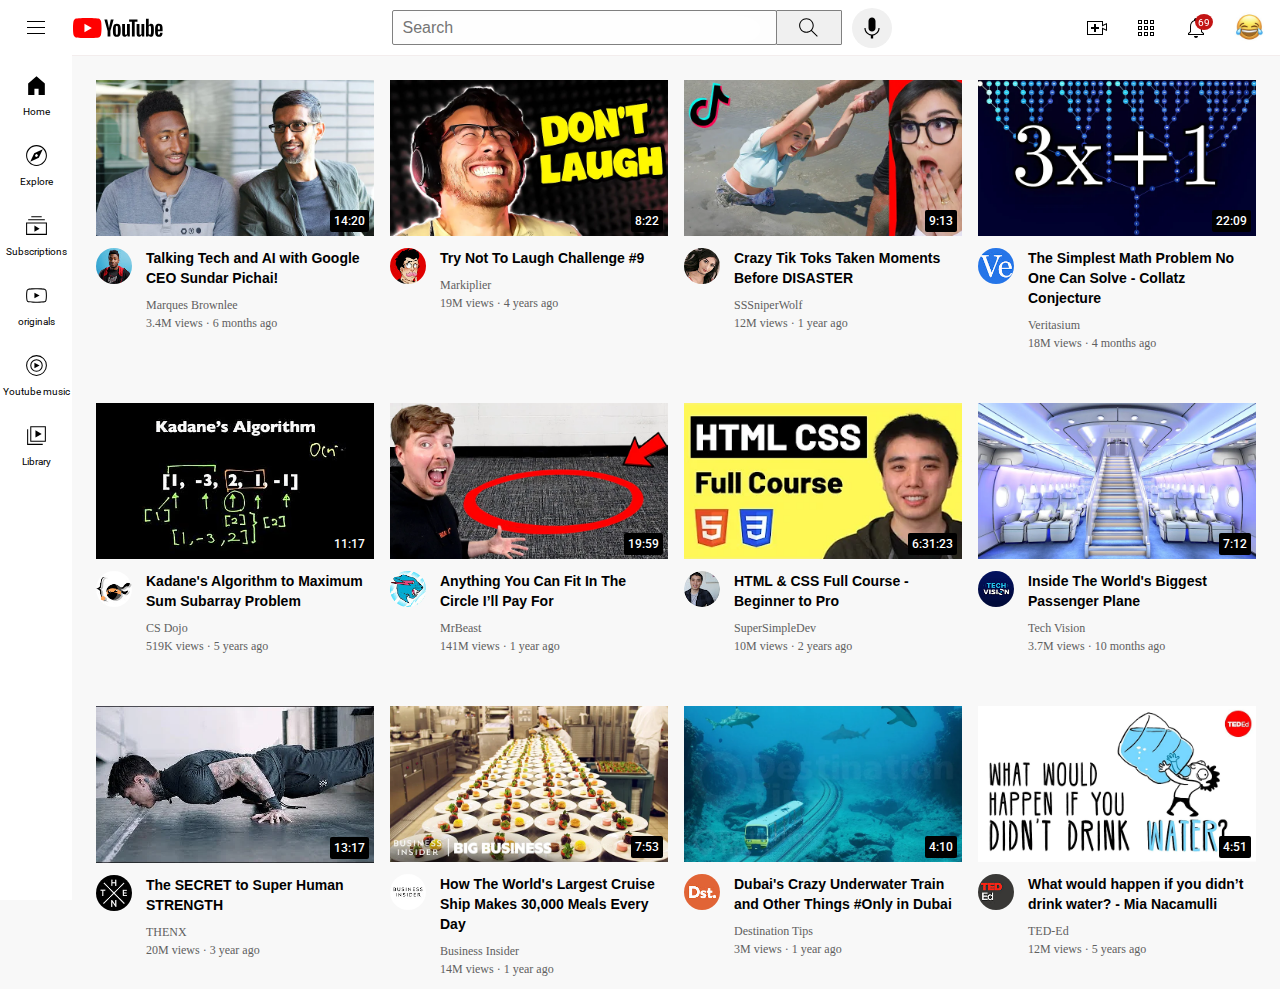
<file: index.html>
<!DOCTYPE html>
<html>
    <meta name="viewport" content="width=device-width, initial-scale=1">
<head>
<title>youtube.com</title>

<link rel="preconnect" href="https://fonts.googleapis.com">
<link rel="preconnect" href="https://fonts.gstatic.com" crossorigin>
<link href="https://fonts.googleapis.com/css2?family=Roboto:ital,wght@400;500;700&display=swap" rel="stylesheet">


<link rel ="stylesheet" href ="styles/general.css">
<link rel ="stylesheet" href = "styles/header.css">
<link rel ="stylesheet" href ="styles/video.css">
<link rel ="stylesheet" href = "styles/sidebar.css">


</head>
<body class ="body" >
<header class= "header">
    <div class="left-section">
        <img class =" hamburger-menu" src = "icon/hamburger-menu.svg">
        <img class ="youtube-logo" src ="icon/youtube-logo.svg">
    </div>
    <div class ="middle-section">
        <input class = "searchbar" type="text" placeholder="Search">
        
        <button class ="search-button"> 
            <img class = "search-icon" src ="icon/search.svg">
            <div  class ="tooltip" >
                Search
            </div>
        </button>
        <button class = "mike-button">
            <img class = "mike-icon" src = "icon/voice-search-icon.svg">
            <div  class ="tooltip" >
                Search with your voice
            </div>
         </button>
    </div>
    <div class = "right-section">
    <div class ="upload-icon-container">
       <img class ="upload-icon" src ="icon/upload.svg">
       <div  class ="tooltip" >
        Create
        </div>
       
    </div>
    <div class = "youtube-apps-container">
       <img class="youtube-apps-icon " src ="icon/youtube-apps.svg">
       <div  class ="tooltip" >
        YouTube apps
        </div>
    </div>
    
       <div class = "notifications-icon-container">
        <div class = "notifications-icon-hover-container">
           <img class="youtube-notification-icon" src = "icon/notifications.svg">
           <div  class ="tooltip" >
           Notifications 
            </div>
        </div>
            <div class = "notifications-count">
                69
            </div>
        </div>
       <img class = "current-profile-pic" src = "channel-pictures/unnamed.jpg">
        
    </div>
    
</header>

<nav class ="sidebar">
    <div class = "sidebar-link">
        <img src ="icon/home.svg">
        <div> Home</div>
    </div>
    <div class = "sidebar-link">
        <img src ="icon/explore.svg">
        <div> Explore</div>
    </div>
        <div class = "sidebar-link">
            <img src ="icon/subscriptions.svg">
            <div> Subscriptions</div>
    </div>
    <div class = "sidebar-link">
        <img src ="icon/originals.svg">
        <div> originals</div>
    </div>
    <div class = "sidebar-link">
        <img src ="icon/youtube-music.svg">
        <div> Youtube music</div>
    </div>
    <div class = "sidebar-link">
        <img src ="icon/library.svg">
        <div> Library</div>
    </div>
    

</nav>
    
<main> 
    <section class ="video-grid">
    <div class = "video-preview">

        
        <div class = "thumbnail-row">
        <div>
         <a href ="https://www.youtube.com/watch?v=n2RNcPRtAiY&ab_channel=MarquesBrownlee" target ="_blank">
            <img class="thumbnail" src = "thumbnails/thumbnail-1.webp">
        </a>
        </div>
        
        <div class ="video-time" >
            14:20
        </div>
        </div>
    <div class = "video-info-grid">
        <div class = "channel-picture">
        <img class="profile-picture"  src = "channel-pictures/channel-1.jpeg">

        </div>

        <div class = video-contents>
        <p class = "title">
            Talking Tech and AI with Google CEO Sundar Pichai!
        </p>
        <p class="video-author">
        Marques Brownlee
        </p>
        <p class="video-stat">
        3.4M views &#183;  6 months ago
        </p>

        </div>
    </div>
    </div>


    <div class = "video-preview">

        
        <div class = "thumbnail-row">
            <a href ="https://www.youtube.com/watch?v=mP0RAo9SKZk&ab_channel=Markiplier" target ="_blank">
                <img class="thumbnail" src = "thumbnails/thumbnail-2.webp">
            </a>
        <div class ="video-time" >
            8:22
        </div>
    </div>
    <div class ="video-info-grid">
        <div class = "channel-picture">
        <img class="profile-picture"  src = "channel-pictures/channel-2.jpeg">

        </div>
        <div class = video-contents>
        <p class = "title">
            
    Try Not To Laugh Challenge #9
        </p>
        <p class="video-author">
            Markiplier
        </p>
        <p class="video-stat">
            19M views · 4 years ago
        </p>

        </div>
    </div>
    </div>

    <div class = "video-preview">

        
        <div class = "thumbnail-row">
         <a href ="https://www.youtube.com/watch?v=FgjPQQeTh1w&ab_channel=SSSniperWolf" target ="_blank">
                <img class="thumbnail" src = "thumbnails/thumbnail-3.webp">
        </a>
        <div class ="video-time" >
            9:13
        </div>
        </div>
    <div class = "video-info-grid">
        <div class = "channel-picture">
        <img class="profile-picture"  src = "channel-pictures/channel-3.jpeg">
        

        </div>

        <div class = video-contents>
        <p class = "title">
            Crazy Tik Toks Taken Moments Before DISASTER
        </p>
        <p class="video-author">
            SSSniperWolf
        </p>
        <p class="video-stat">
            12M views · 1 year ago
        </p>

        </div>
    </div>
    </div>


    <div class = "video-preview">

        
        <div class = "thumbnail-row">
         <a href ="https://www.youtube.com/watch?v=094y1Z2wpJg&ab_channel=Veritasium" target ="_blank">
                <img class="thumbnail" src = "thumbnails/thumbnail-4.webp">
        </a>
        <div class ="video-time" >
            22:09
        </div>
    </div>
    <div class ="video-info-grid">
        <div class = "channel-picture">
        <img class="profile-picture"  src = "channel-pictures/channel-4.jpeg">

        </div>
        <div class = video-contents>
        <p class = "title">
            
            The Simplest Math Problem No One Can Solve - Collatz Conjecture
        </p>
        <p class="video-author">
            Veritasium
        </p>
        <p class="video-stat">
            18M views · 4 months ago
        </p>

        </div>
    </div>
    </div>

    <div class = "video-preview">

        
        <div class = "thumbnail-row">
        <a href ="https://www.youtube.com/watch?v=86CQq3pKSUw&ab_channel=CSDojo" target ="_blank">
                <img class="thumbnail" src = "thumbnails/thumbnail-5.webp">
        </a>
        <div class ="video-time" >
            11:17
        </div>
        </div>
    <div class = "video-info-grid">
        <div class = "channel-picture">
        <img class="profile-picture"  src = "channel-pictures/channel-5.jpeg">

        </div>

        <div class = video-contents>
        <p class = "title">
            
Kadane's Algorithm to Maximum Sum Subarray Problem
        </p>
        <p class="video-author">
            CS Dojo
        </p>
        <p class="video-stat">
            519K views · 5 years ago
        </p>

        </div>
    </div>
    </div>


    <div class = "video-preview">

        
        <div class = "thumbnail-row">
        <a href ="https://www.youtube.com/watch?v=yXWw0_UfSFg&ab_channel=MrBeast" target ="_blank">
                <img class="thumbnail" src = "thumbnails/thumbnail-6.webp">
        </a>
        <div class ="video-time" >
            19:59
        </div>
    </div>
    <div class ="video-info-grid">
        <div class = "channel-picture">
        <img class="profile-picture"  src = "channel-pictures/channel-6.jpeg">

        </div>
        <div class = video-contents>
        <p class = "title">
            
            Anything You Can Fit In The Circle I’ll Pay For
        </p>
        <p class="video-author">
            MrBeast
        </p>
        <p class="video-stat">
            141M views · 1 year ago
        </p>

        </div>
    </div>
    </div>
    <div class = "video-preview">

        
        <div class = "thumbnail-row">
        <div>
         <a href ="https://www.youtube.com/watch?v=G3e-cpL7ofc&t=1s&ab_channel=SuperSimpleDev" target ="_blank">
            <img class="thumbnail" src = "thumbnails/thumbnail-7.webp">
        </a>
        </div>
        
        <div class ="video-time" >
            6:31:23
        </div>
        </div>
    <div class = "video-info-grid">
        <div class = "channel-picture">
        <img class="profile-picture"  src = "channel-pictures/unnamed-2.jpg">

        </div>

        <div class = video-contents>
        <p class = "title">
            HTML & CSS Full Course - Beginner to Pro
        </p>
        <p class="video-author">
        SuperSimpleDev
        </p>
        <p class="video-stat">
        10M views &#183;  2 years ago
        </p>

        </div>
    </div>
    </div>
    <div class = "video-preview">

        
        <div class = "thumbnail-row">
        <div>
         <a href ="https://www.youtube.com/watch?v=lFm4EM1juls&ab_channel=TechVision" target ="_blank">
            <img class="thumbnail" src = "thumbnails/thumbnail-8.webp">
        </a>
        </div>
        
        <div class ="video-time" >
            7:12
        </div>
        </div>
    <div class = "video-info-grid">
        <div class = "channel-picture">
        <img class="profile-picture"  src = "channel-pictures/channel-8.jpeg">

        </div>

        <div class = video-contents>
        <p class = "title">
            Inside The World's Biggest Passenger Plane
        </p>
        <p class="video-author">
            Tech Vision
        </p>
        <p class="video-stat">
            3.7M views  &#183;   10 months ago
        </p>

        </div>
    </div>
    </div>
    <div class = "video-preview">

        
        <div class = "thumbnail-row">
        <a href ="https://www.youtube.com/watch?v=ixmxOlcrlUc&ab_channel=THENX" target ="_blank">
                <img class="thumbnail" src = "thumbnails/thumbnail-9.webp">
        </a>
        <div class ="video-time" >
            13:17
        </div>
    </div>
    <div class ="video-info-grid">
        <div class = "channel-picture">
        <img class="profile-picture"  src = "channel-pictures/channel-9.jpeg">

        </div>
        <div class = video-contents>
        <p class = "title">
            
            The SECRET to Super Human STRENGTH
        </p>
        <p class="video-author">
            THENX
        </p>
        <p class="video-stat">
            20M views · 3 year ago
        </p>

        </div>
    </div>
    </div>

    <div class = "video-preview">

        
        <div class = "thumbnail-row">
        <a href ="https://www.youtube.com/watch?v=R2vXbFp5C9o&ab_channel=BusinessInsider" target ="_blank">
                <img class="thumbnail" src = "thumbnails/thumbnail-10.webp">
        </a>
        <div class ="video-time" >
            7:53
        </div>
    </div>
    <div class ="video-info-grid">
        <div class = "channel-picture">
        <img class="profile-picture"  src = "channel-pictures/channel-10.jpeg">

        </div>
        <div class = video-contents>
        <p class = "title">
            
            
        How The World's Largest Cruise Ship Makes 30,000 Meals Every Day
        </p>
        <p class="video-author">
            Business Insider
        </p>
        <p class="video-stat">
            14M views · 1 year ago
        </p>

        </div>
    </div>
    </div>

    <div class = "video-preview">

        
        <div class = "thumbnail-row">
        <a href ="https://www.youtube.com/watch?v=0nZuYyXET3s&ab_channel=DestinationTips" target ="_blank">
                <img class="thumbnail" src = "thumbnails/thumbnail-11.webp">
        </a>
        <div class ="video-time" >
            4:10
        </div>
    </div>
    <div class ="video-info-grid">
        <div class = "channel-picture">
        <img class="profile-picture"  src = "channel-pictures/channel-11.jpeg">

        </div>
        <div class = video-contents>
        <p class = "title">
            
            
        Dubai's Crazy Underwater Train and Other Things #Only in Dubai
        </p>
        <p class="video-author">
            Destination Tips
        </p>
        <p class="video-stat">
            3M views · 1 year ago
        </p>

        </div>
    </div>
    </div>

    <div class = "video-preview">

        
        <div class = "thumbnail-row">
        <a href ="https://www.youtube.com/watch?v=9iMGFqMmUFs&ab_channel=TED-Ed" target ="_blank">
                <img class="thumbnail" src = "thumbnails/thumbnail-12.webp">
        </a>
        <div class ="video-time" >
            4:51
        </div>
    </div>
    <div class ="video-info-grid">
        <div class = "channel-picture">
        <img class="profile-picture"  src = "channel-pictures/channel-12.jpeg">

        </div>
        <div class = video-contents>
        <p class = "title">
            
            What would happen if you didn’t drink water? - Mia Nacamulli
        </p>
        <p class="video-author">
            TED-Ed
        </p>
        <p class="video-stat">
            12M views · 5 years ago
        </p>

        </div>
    </div>
    </div>



 </section>
</main>


</body>


</html>
</file>
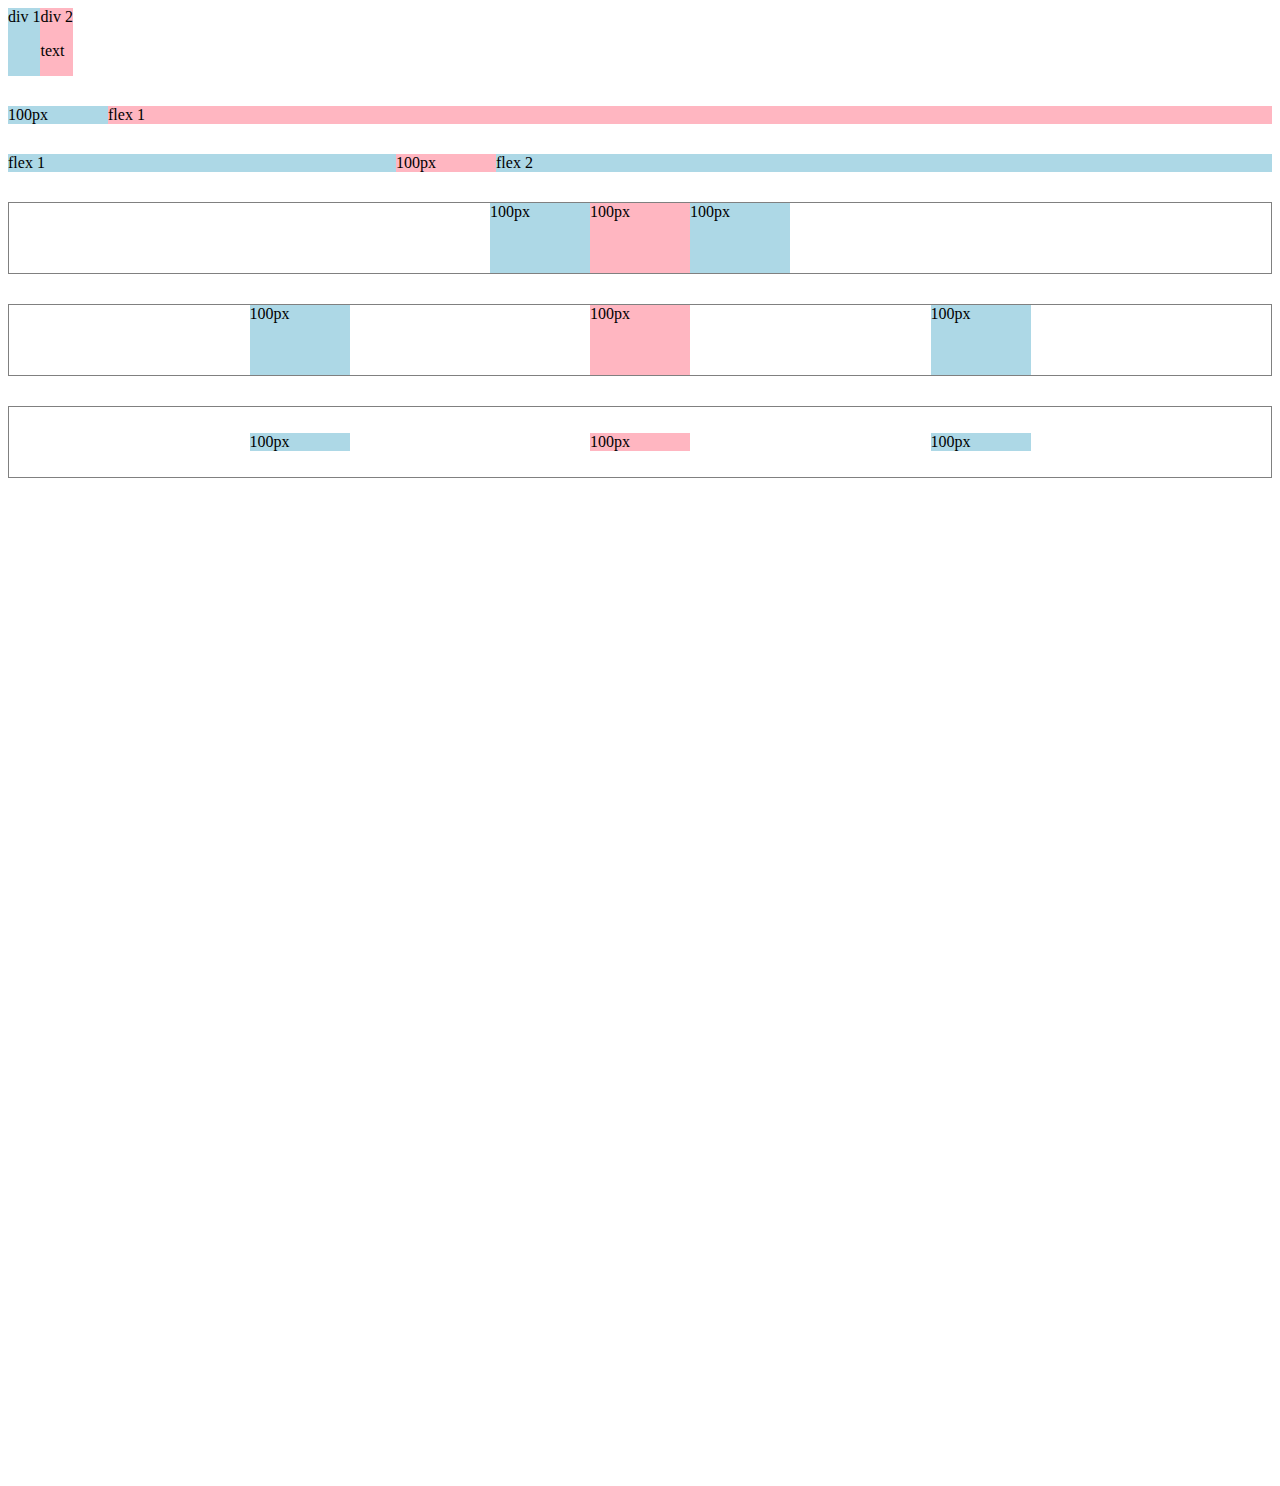
<file: flexbox.html>
<!DOCTYPE html>
<html>
<head>
    <title>flexbox practice</title>
</head>
<body style = "padding-bottom: 1000px;">

<div style = "display: flex;
              flex-direction: row;
             ">
    <div style="background-color: lightblue; "> div 1</div>
    <div style ="background-color: lightpink;"> div 2 <p> text</p></div>

</div>

<div style = "display: flex;
              flex-direction: row;
              margin-top:30px">
    <div style="background-color: lightblue;
                width:100px;    
                    "> 100px</div>
    <div style ="background-color: lightpink;
                flex:1;
                    ">
                     flex 1</div>

</div>

<div style = "display: flex;
              flex-direction: row;
              margin-top:30px
             
              ">
    <div style="background-color: lightblue;
                flex:1;    
                    "> flex 1</div>
    <div style ="background-color: lightpink;
                width:100px;
                    ">
                     100px</div>
     <div style="background-color: lightblue;
                flex:2;   
                 "> flex 2</div>

</div>
<div style = "display: flex;
              flex-direction: row;
              margin-top:30px;
              height: 70px;
              border-style: solid;
              border-color: gray;
              border-width: 1px;
              justify-content: center ;
              
              ">
    <div style="background-color: lightblue;
                width:100px;   
                    "> 100px</div>
    <div style ="background-color: lightpink;
                width:100px;
                    ">
                     100px</div>
     <div style="background-color: lightblue;
                width:100px; 
                 "> 100px</div>

</div>

<div style = "display: flex;
              flex-direction: row;
              margin-top:30px;
              height: 70px;
              border-style: solid;
              border-color: gray;
              border-width: 1px;
              justify-content: space-evenly ;
              
              ">
    <div style="background-color: lightblue;
                width:100px;   
                    "> 100px</div>
    <div style ="background-color: lightpink;
                width:100px;
                    ">
                     100px</div>
     <div style="background-color: lightblue;
                width:100px; 
                 "> 100px</div>

</div>

<div style = "display: flex;
              flex-direction: row;
              margin-top:30px;
              height: 70px;
              border-style: solid;
              border-color: gray;
              border-width: 1px;
              justify-content: space-evenly ;
              align-items:center;
              
              
              ">
    <div style="background-color: lightblue;
                width:100px;   
                    "> 100px</div>
    <div style ="background-color: lightpink;
                width:100px;
                    ">
                     100px</div>
     <div style="background-color: lightblue;
                width:100px; 
                 "> 100px</div>

</div>

</body>
</html>
</file>
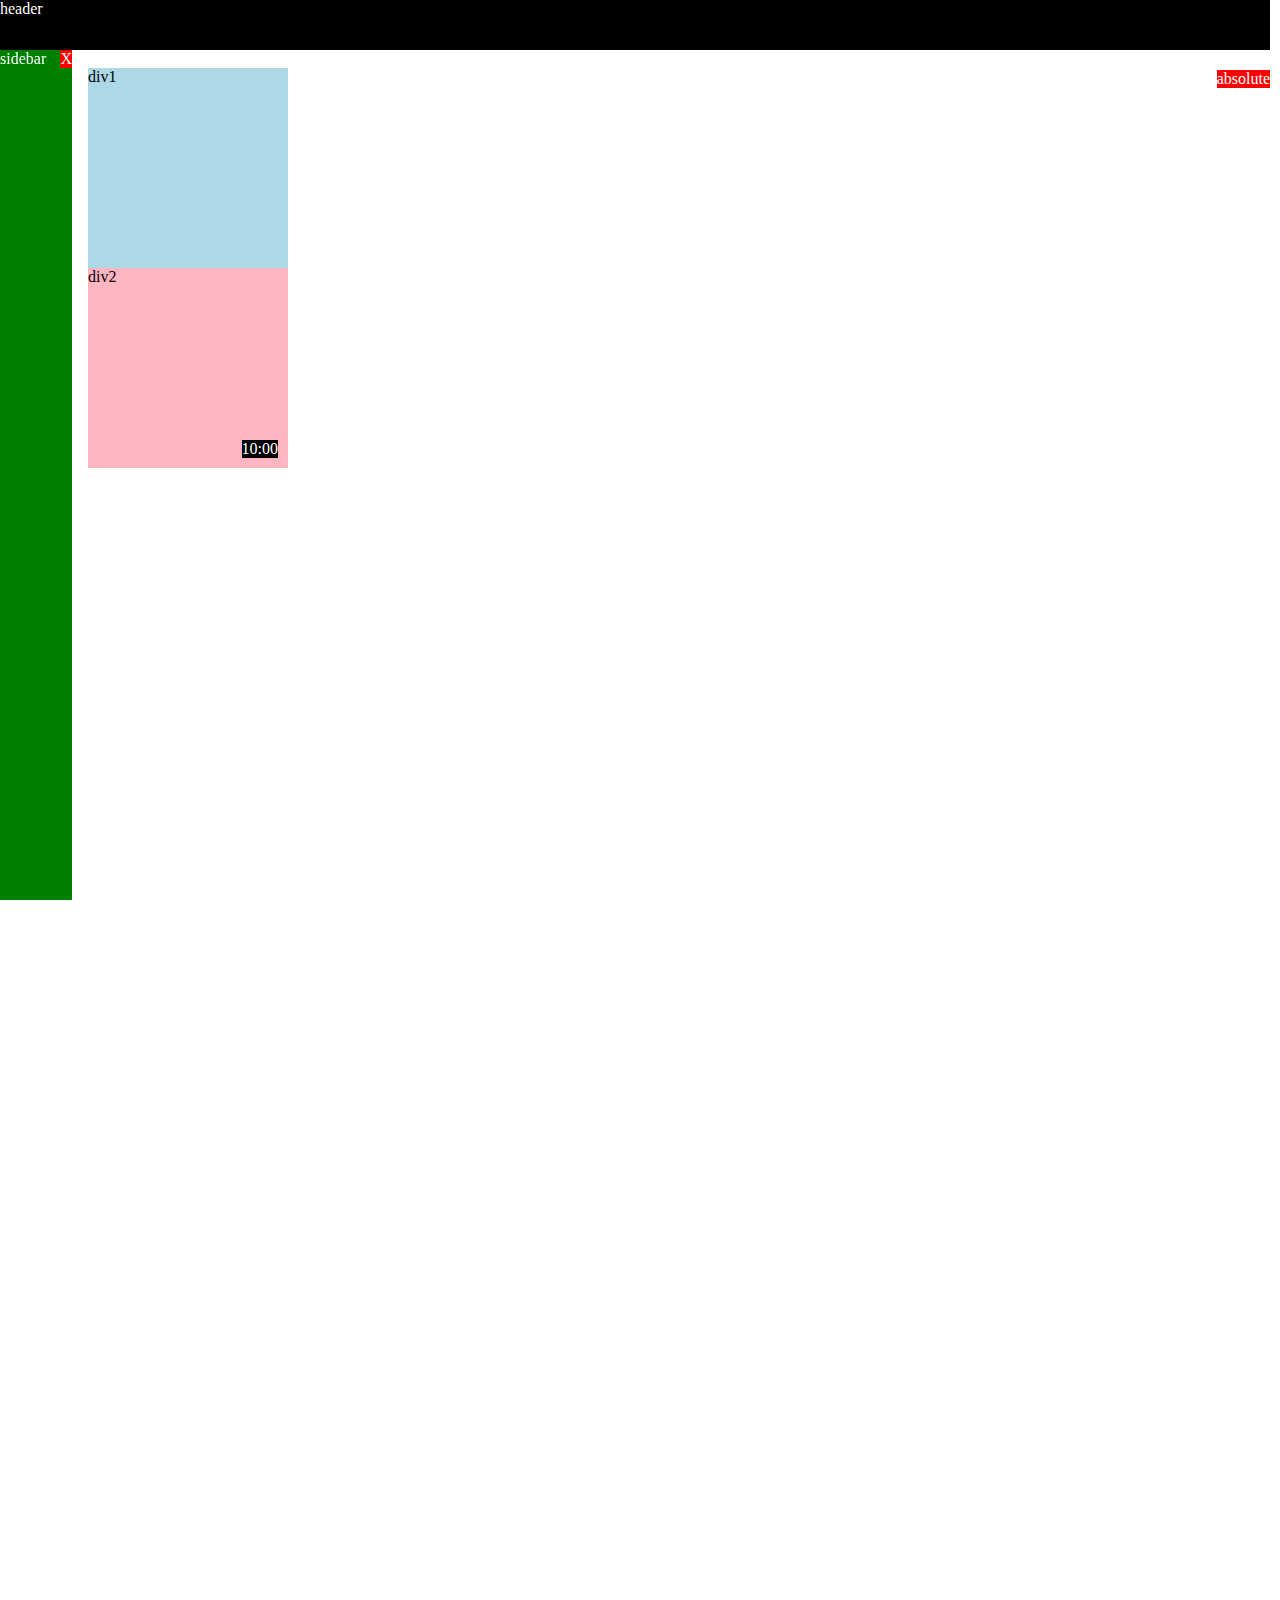
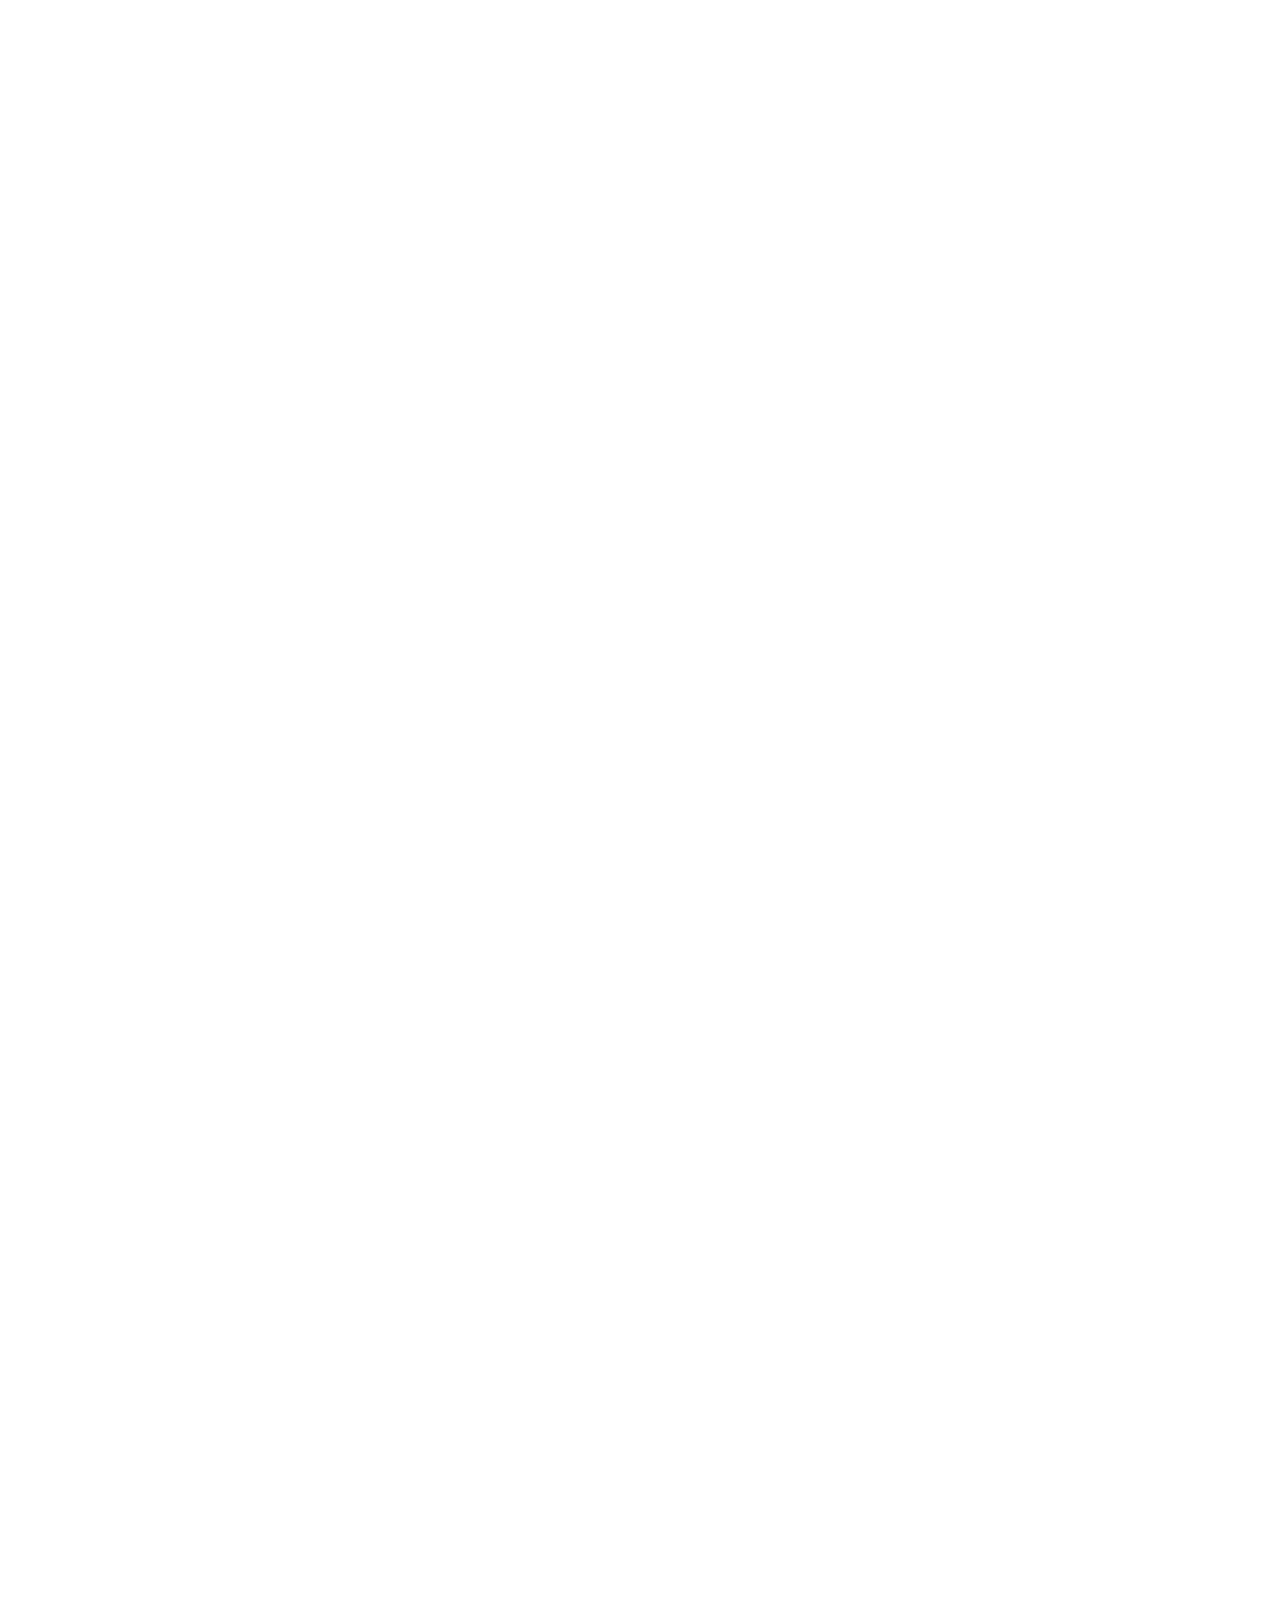
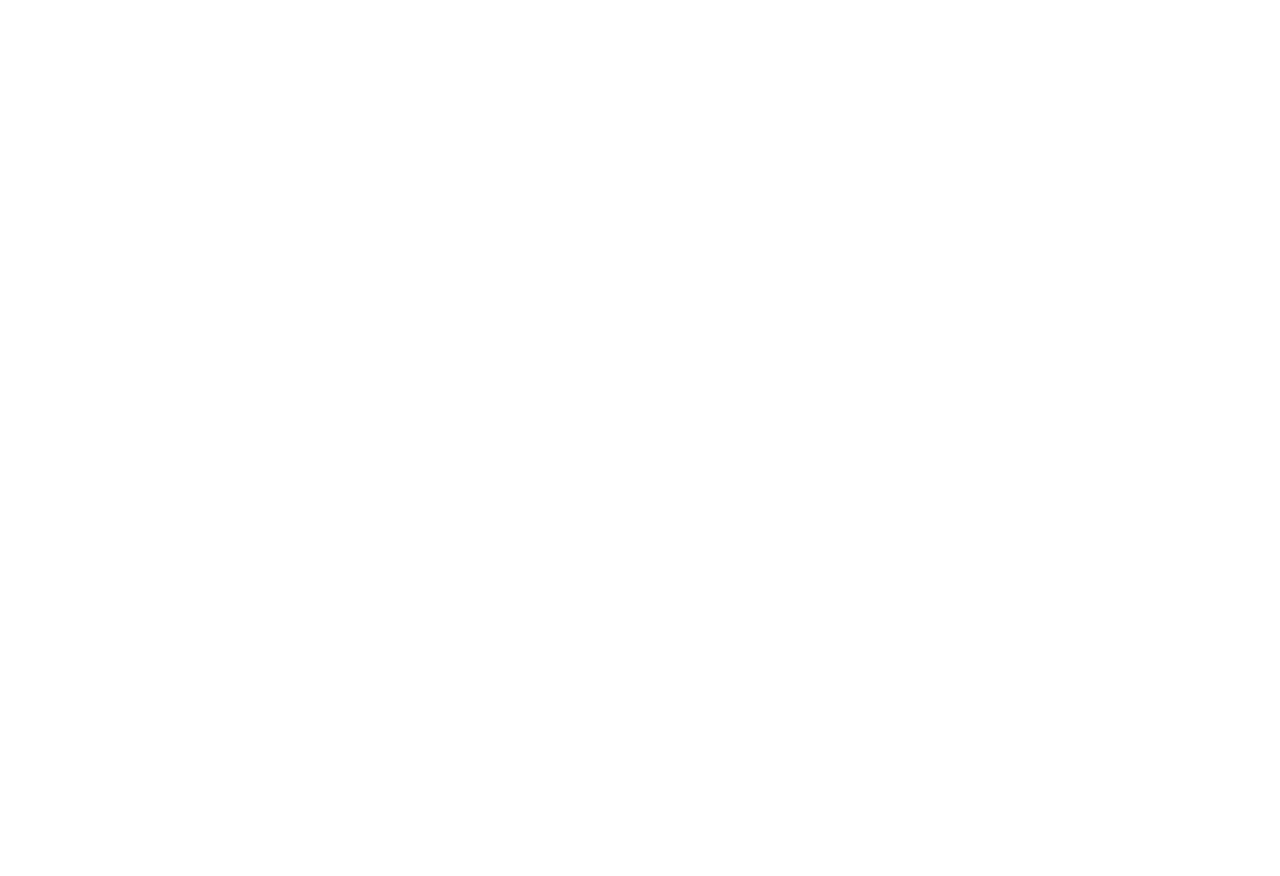
<file: position.html>
<!DOCTYPE html>
<html>
<head>
<title> position practice</title>

</head>
<body style="height:4000px; 
            padding-top :60px;
            padding-left: 80px;">
<div style ="
        background-color: black;
        color:white;
        position:fixed;
        top:0px;
        left:0px;
        height:50px;
        right:10px;
        z-index:1;
        
       ">
        header
</div>

<div style ="background-color: green;
             color: white;
             position:fixed;  
             left:0;
             bottom: 0;
             top:50px;
             width:72px;


            
             ;   
                ">
    sidebar
    <div style ="position: absolute;
             background-color: red;
             color: white;
             right:0px;
             top:0px; 
             
             ">
   X

</div>


</div>
<div style ="position: absolute;
             background-color: red;
             color: white;
             right:10px;
             top:70px; 
             
             ">
    absolute

</div>
<div style ="background-color:lightblue;
             height:200px;
             width:200px;
             position:static;
             ">
    div1
</div>
<div style ="background-color:lightpink;
             height:200px;
             width:200px;
             position: relative;
             
             ">
    div2
    <div style ="position: absolute;
             background-color: black;
             color: white;
             right:10px;
             bottom:10px; 
             
             ">
    10:00

</div>
</div>
</body>

</html>
</file>
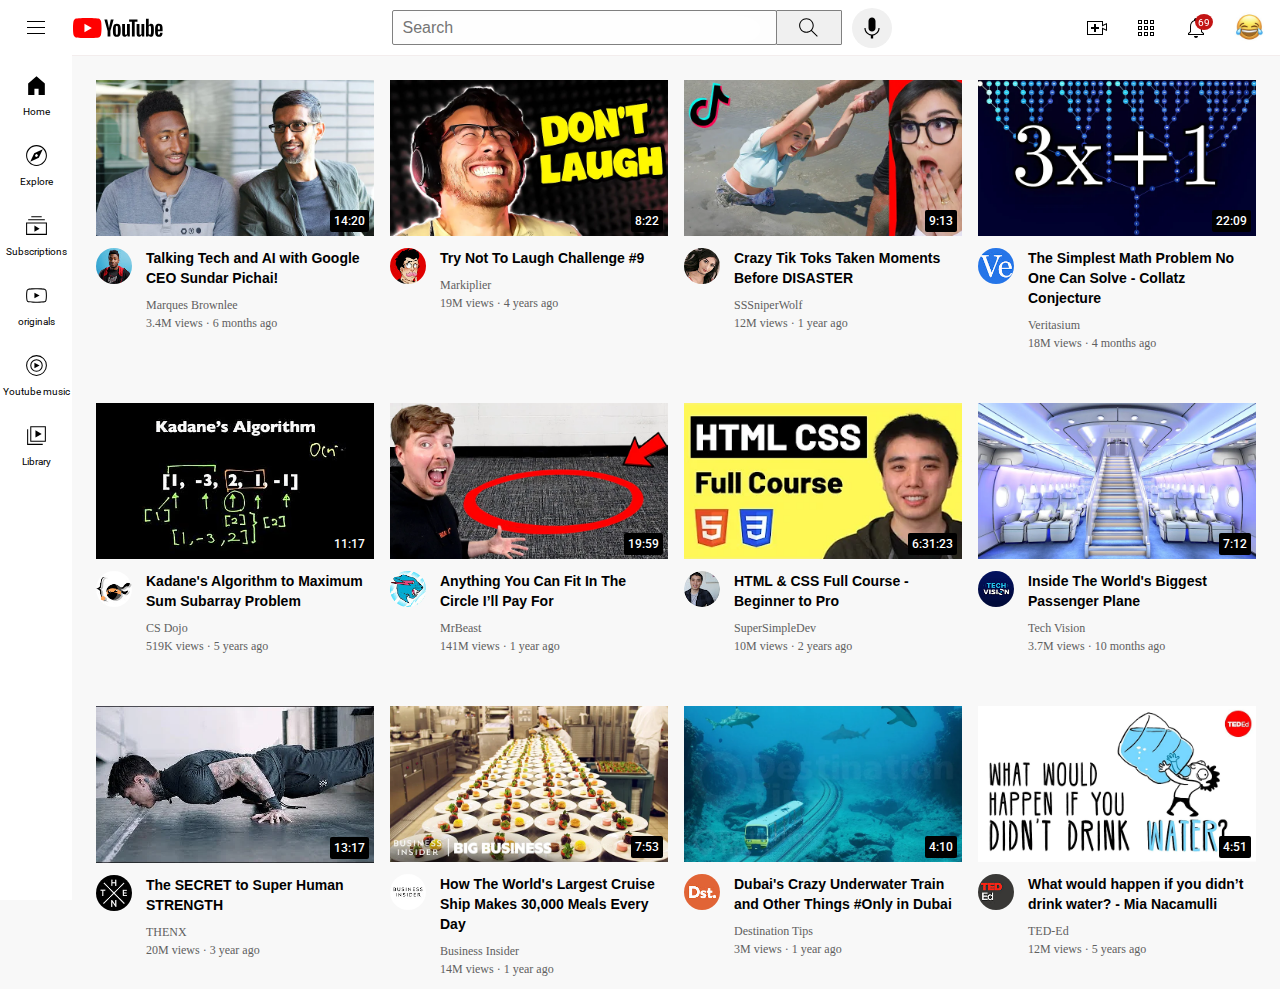
<file: youtube.html>
<!DOCTYPE html>
<html>
<head>
<title>youtube.com</title>

<link rel="preconnect" href="https://fonts.googleapis.com">
<link rel="preconnect" href="https://fonts.gstatic.com" crossorigin>
<link href="https://fonts.googleapis.com/css2?family=Roboto:ital,wght@400;500;700&display=swap" rel="stylesheet">


<link rel ="stylesheet" href ="styles/general.css">
<link rel ="stylesheet" href = "styles/header.css">
<link rel ="stylesheet" href ="styles/video.css">
<link rel ="stylesheet" href = "styles/sidebar.css">


</head>
<body class ="body" >
<header class= "header">
    <div class="left-section">
        <img class =" hamburger-menu" src = "icon/hamburger-menu.svg">
        <img class ="youtube-logo" src ="icon/youtube-logo.svg">
    </div>
    <div class ="middle-section">
        <input class = "searchbar" type="text" placeholder="Search">
        
        <button class ="search-button"> 
            <img class = "search-icon" src ="icon/search.svg">
            <div  class ="tooltip" >
                Search
            </div>
        </button>
        <button class = "mike-button">
            <img class = "mike-icon" src = "icon/voice-search-icon.svg">
            <div  class ="tooltip" >
                Search with your voice
            </div>
         </button>
    </div>
    <div class = "right-section">
    <div class ="upload-icon-container">
       <img class ="upload-icon" src ="icon/upload.svg">
       <div  class ="tooltip" >
        Create
        </div>
       
    </div>
    <div class = "youtube-apps-container">
       <img class="youtube-apps-icon " src ="icon/youtube-apps.svg">
       <div  class ="tooltip" >
        YouTube apps
        </div>
    </div>
    
       <div class = "notifications-icon-container">
        <div class = "notifications-icon-hover-container">
           <img class="youtube-notification-icon" src = "icon/notifications.svg">
           <div  class ="tooltip" >
           Notifications 
            </div>
        </div>
            <div class = "notifications-count">
                69
            </div>
        </div>
       <img class = "current-profile-pic" src = "channel-pictures/unnamed.jpg">
        
    </div>
    
</header>

<nav class ="sidebar">
    <div class = "sidebar-link">
        <img src ="icon/home.svg">
        <div> Home</div>
    </div>
    <div class = "sidebar-link">
        <img src ="icon/explore.svg">
        <div> Explore</div>
    </div>
        <div class = "sidebar-link">
            <img src ="icon/subscriptions.svg">
            <div> Subscriptions</div>
    </div>
    <div class = "sidebar-link">
        <img src ="icon/originals.svg">
        <div> originals</div>
    </div>
    <div class = "sidebar-link">
        <img src ="icon/youtube-music.svg">
        <div> Youtube music</div>
    </div>
    <div class = "sidebar-link">
        <img src ="icon/library.svg">
        <div> Library</div>
    </div>
    

</nav>
    
<main> 
    <section class ="video-grid">
    <div class = "video-preview">

        
        <div class = "thumbnail-row">
        <div>
         <a href ="https://www.youtube.com/watch?v=n2RNcPRtAiY&ab_channel=MarquesBrownlee" target ="_blank">
            <img class="thumbnail" src = "thumbnails/thumbnail-1.webp">
        </a>
        </div>
        
        <div class ="video-time" >
            14:20
        </div>
        </div>
    <div class = "video-info-grid">
        <div class = "channel-picture">
        <img class="profile-picture"  src = "channel-pictures/channel-1.jpeg">

        </div>

        <div class = video-contents>
        <p class = "title">
            Talking Tech and AI with Google CEO Sundar Pichai!
        </p>
        <p class="video-author">
        Marques Brownlee
        </p>
        <p class="video-stat">
        3.4M views &#183;  6 months ago
        </p>

        </div>
    </div>
    </div>


    <div class = "video-preview">

        
        <div class = "thumbnail-row">
            <a href ="https://www.youtube.com/watch?v=mP0RAo9SKZk&ab_channel=Markiplier" target ="_blank">
                <img class="thumbnail" src = "thumbnails/thumbnail-2.webp">
            </a>
        <div class ="video-time" >
            8:22
        </div>
    </div>
    <div class ="video-info-grid">
        <div class = "channel-picture">
        <img class="profile-picture"  src = "channel-pictures/channel-2.jpeg">

        </div>
        <div class = video-contents>
        <p class = "title">
            
    Try Not To Laugh Challenge #9
        </p>
        <p class="video-author">
            Markiplier
        </p>
        <p class="video-stat">
            19M views · 4 years ago
        </p>

        </div>
    </div>
    </div>

    <div class = "video-preview">

        
        <div class = "thumbnail-row">
         <a href ="https://www.youtube.com/watch?v=FgjPQQeTh1w&ab_channel=SSSniperWolf" target ="_blank">
                <img class="thumbnail" src = "thumbnails/thumbnail-3.webp">
        </a>
        <div class ="video-time" >
            9:13
        </div>
        </div>
    <div class = "video-info-grid">
        <div class = "channel-picture">
        <img class="profile-picture"  src = "channel-pictures/channel-3.jpeg">
        

        </div>

        <div class = video-contents>
        <p class = "title">
            Crazy Tik Toks Taken Moments Before DISASTER
        </p>
        <p class="video-author">
            SSSniperWolf
        </p>
        <p class="video-stat">
            12M views · 1 year ago
        </p>

        </div>
    </div>
    </div>


    <div class = "video-preview">

        
        <div class = "thumbnail-row">
         <a href ="https://www.youtube.com/watch?v=094y1Z2wpJg&ab_channel=Veritasium" target ="_blank">
                <img class="thumbnail" src = "thumbnails/thumbnail-4.webp">
        </a>
        <div class ="video-time" >
            22:09
        </div>
    </div>
    <div class ="video-info-grid">
        <div class = "channel-picture">
        <img class="profile-picture"  src = "channel-pictures/channel-4.jpeg">

        </div>
        <div class = video-contents>
        <p class = "title">
            
            The Simplest Math Problem No One Can Solve - Collatz Conjecture
        </p>
        <p class="video-author">
            Veritasium
        </p>
        <p class="video-stat">
            18M views · 4 months ago
        </p>

        </div>
    </div>
    </div>

    <div class = "video-preview">

        
        <div class = "thumbnail-row">
        <a href ="https://www.youtube.com/watch?v=86CQq3pKSUw&ab_channel=CSDojo" target ="_blank">
                <img class="thumbnail" src = "thumbnails/thumbnail-5.webp">
        </a>
        <div class ="video-time" >
            11:17
        </div>
        </div>
    <div class = "video-info-grid">
        <div class = "channel-picture">
        <img class="profile-picture"  src = "channel-pictures/channel-5.jpeg">

        </div>

        <div class = video-contents>
        <p class = "title">
            
Kadane's Algorithm to Maximum Sum Subarray Problem
        </p>
        <p class="video-author">
            CS Dojo
        </p>
        <p class="video-stat">
            519K views · 5 years ago
        </p>

        </div>
    </div>
    </div>


    <div class = "video-preview">

        
        <div class = "thumbnail-row">
        <a href ="https://www.youtube.com/watch?v=yXWw0_UfSFg&ab_channel=MrBeast" target ="_blank">
                <img class="thumbnail" src = "thumbnails/thumbnail-6.webp">
        </a>
        <div class ="video-time" >
            19:59
        </div>
    </div>
    <div class ="video-info-grid">
        <div class = "channel-picture">
        <img class="profile-picture"  src = "channel-pictures/channel-6.jpeg">

        </div>
        <div class = video-contents>
        <p class = "title">
            
            Anything You Can Fit In The Circle I’ll Pay For
        </p>
        <p class="video-author">
            MrBeast
        </p>
        <p class="video-stat">
            141M views · 1 year ago
        </p>

        </div>
    </div>
    </div>
    <div class = "video-preview">

        
        <div class = "thumbnail-row">
        <div>
         <a href ="https://www.youtube.com/watch?v=G3e-cpL7ofc&t=1s&ab_channel=SuperSimpleDev" target ="_blank">
            <img class="thumbnail" src = "thumbnails/thumbnail-7.webp">
        </a>
        </div>
        
        <div class ="video-time" >
            6:31:23
        </div>
        </div>
    <div class = "video-info-grid">
        <div class = "channel-picture">
        <img class="profile-picture"  src = "channel-pictures/unnamed-2.jpg">

        </div>

        <div class = video-contents>
        <p class = "title">
            HTML & CSS Full Course - Beginner to Pro
        </p>
        <p class="video-author">
        SuperSimpleDev
        </p>
        <p class="video-stat">
        10M views &#183;  2 years ago
        </p>

        </div>
    </div>
    </div>
    <div class = "video-preview">

        
        <div class = "thumbnail-row">
        <div>
         <a href ="https://www.youtube.com/watch?v=lFm4EM1juls&ab_channel=TechVision" target ="_blank">
            <img class="thumbnail" src = "thumbnails/thumbnail-8.webp">
        </a>
        </div>
        
        <div class ="video-time" >
            7:12
        </div>
        </div>
    <div class = "video-info-grid">
        <div class = "channel-picture">
        <img class="profile-picture"  src = "channel-pictures/channel-8.jpeg">

        </div>

        <div class = video-contents>
        <p class = "title">
            Inside The World's Biggest Passenger Plane
        </p>
        <p class="video-author">
            Tech Vision
        </p>
        <p class="video-stat">
            3.7M views  &#183;   10 months ago
        </p>

        </div>
    </div>
    </div>
    <div class = "video-preview">

        
        <div class = "thumbnail-row">
        <a href ="https://www.youtube.com/watch?v=ixmxOlcrlUc&ab_channel=THENX" target ="_blank">
                <img class="thumbnail" src = "thumbnails/thumbnail-9.webp">
        </a>
        <div class ="video-time" >
            13:17
        </div>
    </div>
    <div class ="video-info-grid">
        <div class = "channel-picture">
        <img class="profile-picture"  src = "channel-pictures/channel-9.jpeg">

        </div>
        <div class = video-contents>
        <p class = "title">
            
            The SECRET to Super Human STRENGTH
        </p>
        <p class="video-author">
            THENX
        </p>
        <p class="video-stat">
            20M views · 3 year ago
        </p>

        </div>
    </div>
    </div>

    <div class = "video-preview">

        
        <div class = "thumbnail-row">
        <a href ="https://www.youtube.com/watch?v=R2vXbFp5C9o&ab_channel=BusinessInsider" target ="_blank">
                <img class="thumbnail" src = "thumbnails/thumbnail-10.webp">
        </a>
        <div class ="video-time" >
            7:53
        </div>
    </div>
    <div class ="video-info-grid">
        <div class = "channel-picture">
        <img class="profile-picture"  src = "channel-pictures/channel-10.jpeg">

        </div>
        <div class = video-contents>
        <p class = "title">
            
            
        How The World's Largest Cruise Ship Makes 30,000 Meals Every Day
        </p>
        <p class="video-author">
            Business Insider
        </p>
        <p class="video-stat">
            14M views · 1 year ago
        </p>

        </div>
    </div>
    </div>

    <div class = "video-preview">

        
        <div class = "thumbnail-row">
        <a href ="https://www.youtube.com/watch?v=0nZuYyXET3s&ab_channel=DestinationTips" target ="_blank">
                <img class="thumbnail" src = "thumbnails/thumbnail-11.webp">
        </a>
        <div class ="video-time" >
            4:10
        </div>
    </div>
    <div class ="video-info-grid">
        <div class = "channel-picture">
        <img class="profile-picture"  src = "channel-pictures/channel-11.jpeg">

        </div>
        <div class = video-contents>
        <p class = "title">
            
            
        Dubai's Crazy Underwater Train and Other Things #Only in Dubai
        </p>
        <p class="video-author">
            Destination Tips
        </p>
        <p class="video-stat">
            3M views · 1 year ago
        </p>

        </div>
    </div>
    </div>

    <div class = "video-preview">

        
        <div class = "thumbnail-row">
        <a href ="https://www.youtube.com/watch?v=9iMGFqMmUFs&ab_channel=TED-Ed" target ="_blank">
                <img class="thumbnail" src = "thumbnails/thumbnail-12.webp">
        </a>
        <div class ="video-time" >
            4:51
        </div>
    </div>
    <div class ="video-info-grid">
        <div class = "channel-picture">
        <img class="profile-picture"  src = "channel-pictures/channel-12.jpeg">

        </div>
        <div class = video-contents>
        <p class = "title">
            
            What would happen if you didn’t drink water? - Mia Nacamulli
        </p>
        <p class="video-author">
            TED-Ed
        </p>
        <p class="video-stat">
            12M views · 5 years ago
        </p>

        </div>
    </div>
    </div>



 </section>
</main>


</body>


</html>
</file>
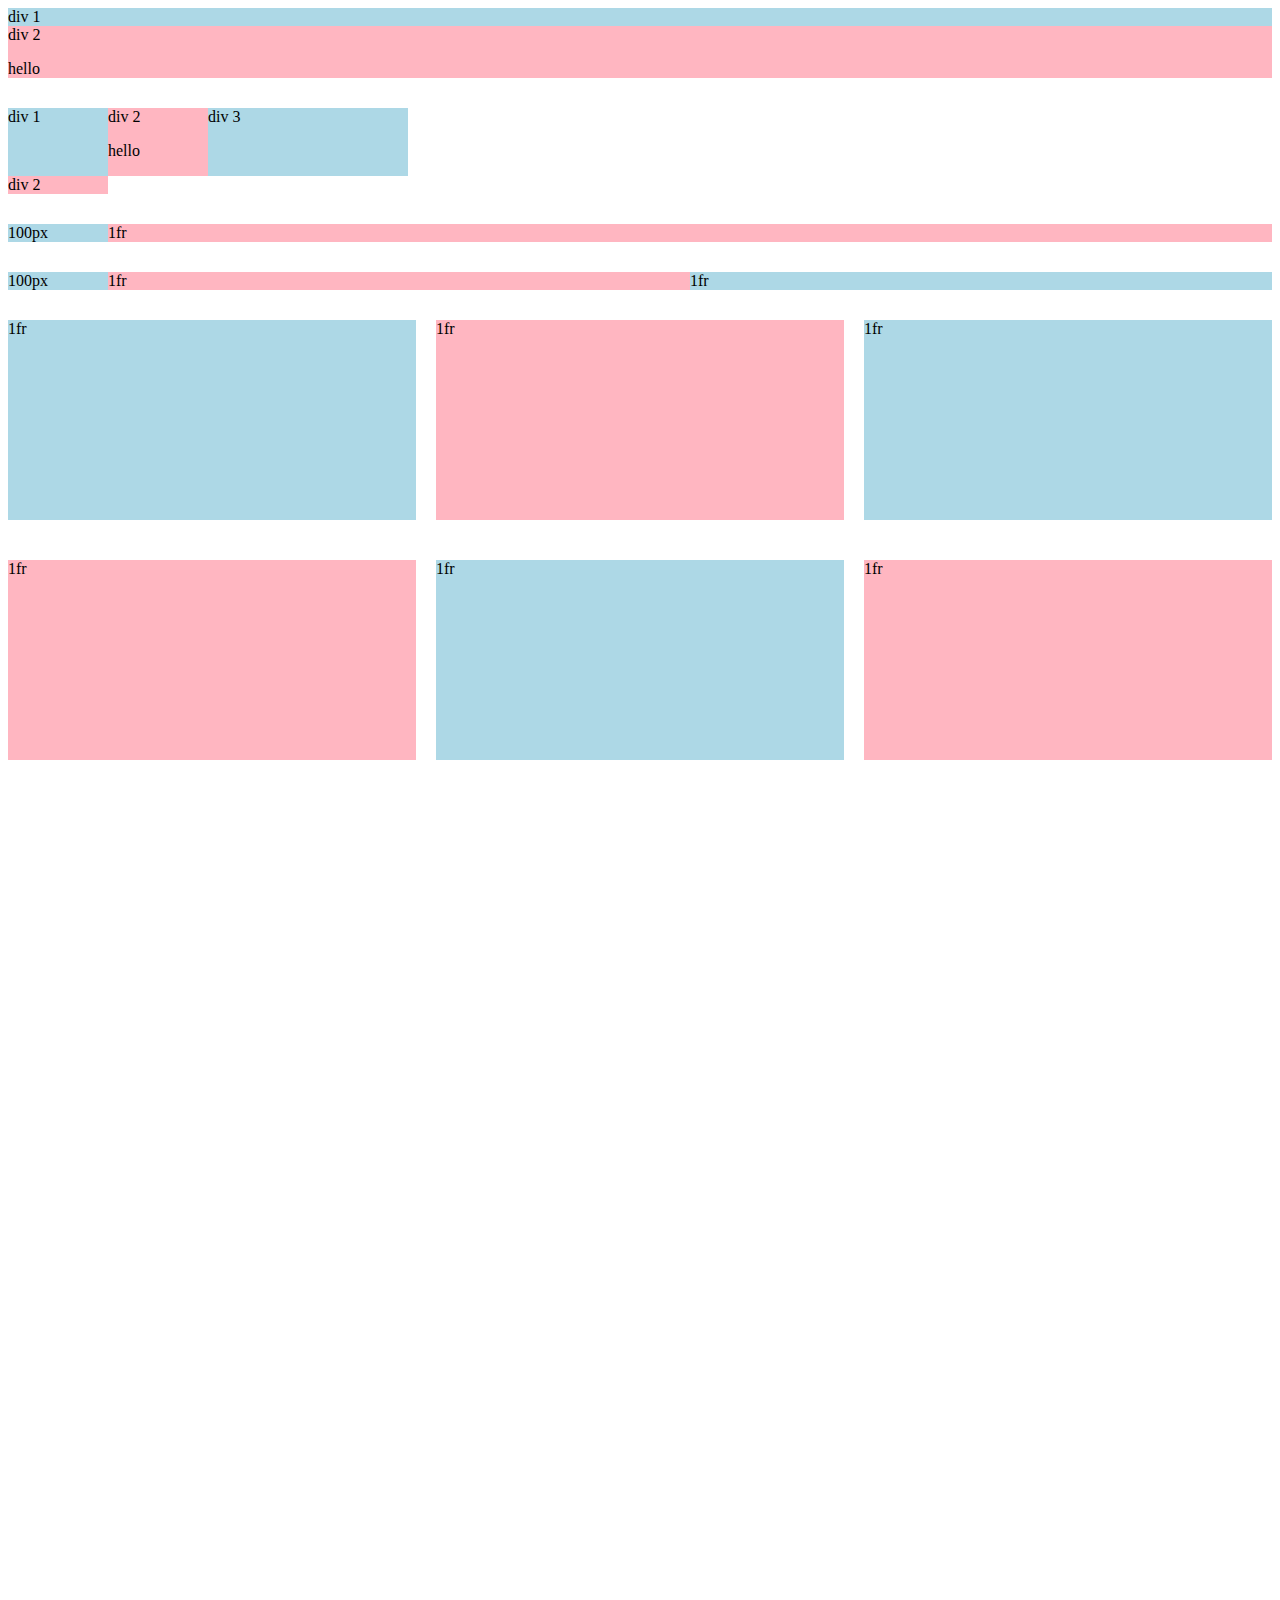
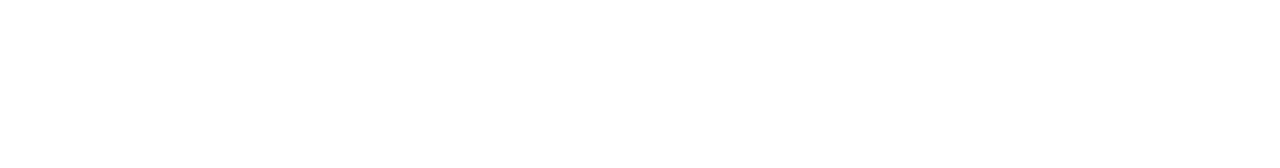
<file: thumbnails/grid.html>
<!DOCTYPE html>
<hmtl>
<head>
<title> grid practice</title>

</head>
<body style="padding-bottom: 1000px;>
<div style = "display: grid;
            grid-template-columns: 100px 100px;
            

">
<div style = "background-color:lightblue;"> div 1</div>

<div style = "background-color: lightpink;"> div 2 <p>
    hello
</p></div>

</div>


<div style = "display: grid;
            grid-template-columns: 100px 100px 200px;
            margin-top: 30px;
">
<div style = "background-color:lightblue;"> div 1</div>

<div style = "background-color: lightpink;"> div 2 <p>
    hello
</p></div>
<div style = "background-color:lightblue;"> div 3</div>

<div style = "background-color: lightpink;"> div 2 
</div>


</div>

    <div>


    <div style = "display: grid;
                grid-template-columns: 100px 1fr;
                margin-top: 30px;
    ">
    <div style = "background-color:lightblue;"> 100px</div> 

    <div style = "background-color: lightpink;"> 1fr </div>
    

    </div>


    <div>


        <div style = "display: grid;
                    grid-template-columns: 100px 1fr 1fr;
                    margin-top: 30px;
        ">
        <div style = "background-color:lightblue;"> 100px</div>
    
        <div style = "background-color: lightpink;"> 1fr </div>
        <div style = "background-color:lightblue;"> 1fr</div>
        
    
        </div>

        
    <div>


        <div style = "display: grid;
                    grid-template-columns: 1fr 1fr 1fr;
                    margin-top: 30px;
                    column-gap: 20px;
                    row-gap: 40px;
        ">
        <div style = "background-color:lightblue;height:200px"> 1fr</div>
    
        <div style = "background-color: lightpink; height: 200px;"> 1fr </div>
        <div style = "background-color:lightblue;height:200px"> 1fr</div>
        <div style = "background-color: lightpink; height: 200px;"> 1fr </div>
        <div style = "background-color:lightblue;height:200px"> 1fr</div>
        <div style = "background-color: lightpink; height: 200px;"> 1fr </div>
        </div>
</body>



</hmtl>
</file>
<file: styles/general.css>
.p{
    font-family:Roboto,Arial, Helvetica, sans-serif;
    margin-top: 0px;
    margin-bottom: 0px;
}
.body{
    margin: 0;
    padding-top: 80px;
    padding-left: 96px;
    padding-right: 24px;
    background-color: rgb(248, 248, 248);
    

    
}
</file>
<file: styles/header.css>
.hamburger-menu{
    height:24px;
    margin-left: 24px;
}
.youtube-logo{
    height:20px;
    
    padding-left: 25px;
}
.header{
    height:55px;
    display: flex;
    flex-direction: row;
    justify-content: space-between;
    position:fixed;
    top:0px;
    left:0px;
    right:0px;
    background-color: white;
    border-bottom-width: 1px;
    border-bottom-style: solid;
    border-bottom-color: rgb(243, 237, 237);
    z-index: 10;
}
.left-section{
    
   
    display:flex;
    align-items: center;
    max-width:300px;

}
.middle-section{

    display:flex;
  
    align-items: center;
    flex:1;
    margin-left: 70px;
    margin-right: 35px;
    max-width: 500px;
}
.right-section{
   
    width: 180px;
    display:flex;
    align-items: center;
 
    justify-content: space-between;
    margin-right:15px;
    flex-shrink: 0;
}
input[type ="text"]
{
    padding-left: 10px;
}
.searchbar{
    width:0;
    height:31px;
    flex:1; 
    font-size: 16px;
    /* border-width: 1px; 
    border-style: solid;
    border-color: gray; */
    border: 1px solid gray ;
    border-radius: 2px;
    box-shadow: inset 1px 2px  3cqi rgba(0, 0 , 0,0.015);
   


}
.searchbar::placeholder{
    font-family: Arial, Helvetica, sans-serif;
    font-size: 16px;
    
}
.mike{
    height:20px;
}
.mike-button{

    height:40px;
    width:40px;
    border-radius:50%;
    border:none;
   background-color:rgb(240,240,240);
    
    
}
.search-button{
    height: 35px;
    width: 66px;
    background-color: rgb(240,240,240);
    border-width: 1px;
    border-style:solid;
    border-color:gray;
    margin-left: -1px;
    border-radius: 1px;
    margin-right: 10px;
    position: relative;
}
.search-icon{
    height:25px;

}
.upload-icon{
    height:24px;
}
.youtube-apps-icon{
    height:24px;

}
.youtube-notification-icon{
    height:24px;
}
.notifications-icon-container{
    position:relative;
}
.notifications-count{
    position:absolute;
    top:-2px;
    right:-5px;
    background-color: rgb(195, 20, 20);
    color:white;
    font-family: roboto,Arial, Helvetica, sans-serif;
    font-size: 10px;
    padding: 3px;
    padding-bottom: 2px;
    border-radius: 50%;
}
.current-profile-pic{
    height:32px;
    border-radius: 16px;;
}
.search-button .tooltip,
.mike-button .tooltip,
.upload-icon-container .tooltip,
.youtube-apps-container .tooltip,
.notifications-icon-hover-container .tooltip
{

        position: absolute;
        background-color: gray;
        color: white;
        padding-top: 6px;
        padding-bottom: 6px;
        padding-left: 6px;
        padding-right: 6px;
        border-radius: 2px;
        font-size: 12px;
        bottom: -30px;
      
        opacity: 0;
        transition: opacity 0.15s;
        pointer-events: none;
        white-space: nowrap ;

    }
.search-button:hover .tooltip,
.mike-button:hover .tooltip,
.upload-icon-container:hover .tooltip,
.youtube-apps-container:hover .tooltip,
.notifications-icon-hover-container:hover .tooltip
{

    opacity: 1;
}
.search-button,
.mike-button,
.upload-icon-container,
.youtube-apps-container,
.notifications-icon-hover-container
{
    position: relative;
    display: flex;
    justify-content: center;
    align-items: center;

}
</file>
<file: styles/video.css>
.thumbnail{
       width: 100%;
        
    }
   
    .video-info-grid{
        display: grid;
        grid-template-columns: 50px 1fr;
        
    }
   
    
    
    .profile-picture{
        width:36px;
        border-radius:50px;
       

    }
    .title{
        font-family: Arial, Helvetica, sans-serif;
        margin-top: 0;
        font-size:14px;
        font-weight:600;
        line-height: 20px;
        margin-bottom:10px;
        
    }
    .thumbnail-row{
        margin-bottom: 8px;
        position: relative;

    }
    .video-author,.video-stat{
        font-size:12px;
        color:rgb(96,96,96);

    }
    .video-stat{
        padding: 0;
        margin-top: 3px;
    }
    .video-author
    {
        margin:0px;
        padding: 0;
    }
    .video-grid{

        display:grid;
        grid-template-columns: 1fr 1fr 1fr;
        column-gap:16px;
        row-gap:40px;
       

    }   
@media(max-width:780px){
    .video-grid{
        grid-template-columns: 1fr 1fr;
    }
}
@media(min-width:781px) and (max-width:999px)
{   
    .video-grid{
        grid-template-columns: 1fr 1fr 1fr;
    }

}
@media(min-width:1000px){
    .video-grid{
        grid-template-columns: 1fr 1fr 1fr 1fr ;
    }
}

.video-time{
    background-color: black;
    color: white;
    position: absolute;
    bottom: 8px;
    right:5px;
    font-family: roboto, arial;
    font-size: 12px;
    font-weight: 500;
   
    padding: 4px;
    border-radius: 2px;
}
</file>
<file: styles/sidebar.css>
.sidebar{

    position:fixed;
    left:0;
    bottom: 0;
    top:55px;
    background-color: white;
    width:72px;
    z-index: 15;
    padding-top: 5px;

}
.sidebar-link{

    display: flex;
    height: 70px;
    justify-content: center;
    align-items: center;
    flex-direction: column;
    
}
.sidebar-link:hover{
    background-color: rgb(220, 219, 219);
    cursor: pointer;
}
.sidebar-link img{

    height:25px;
    padding-bottom: 7.5px;


}
.sidebar-link div{
    font-family: roboto,Arial, Helvetica, sans-serif;
    font-size: 10px;

}
</file>
